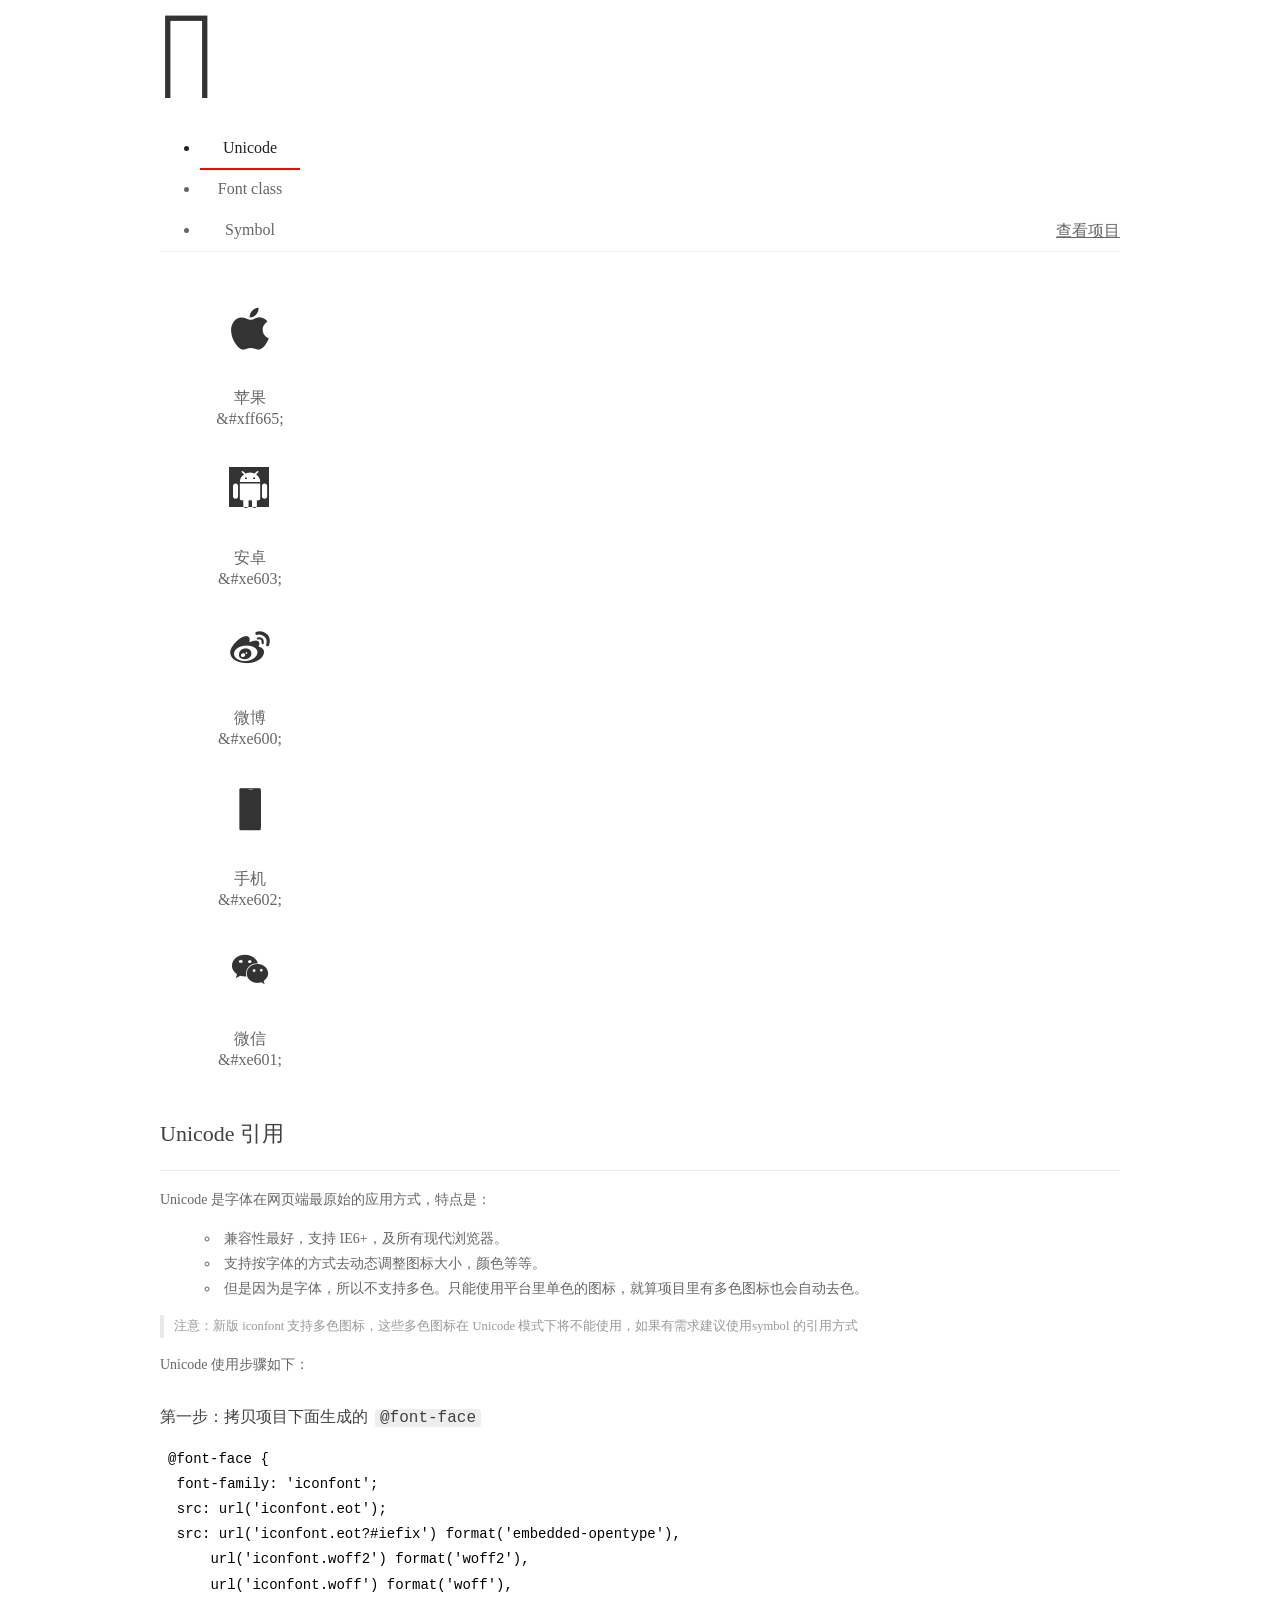
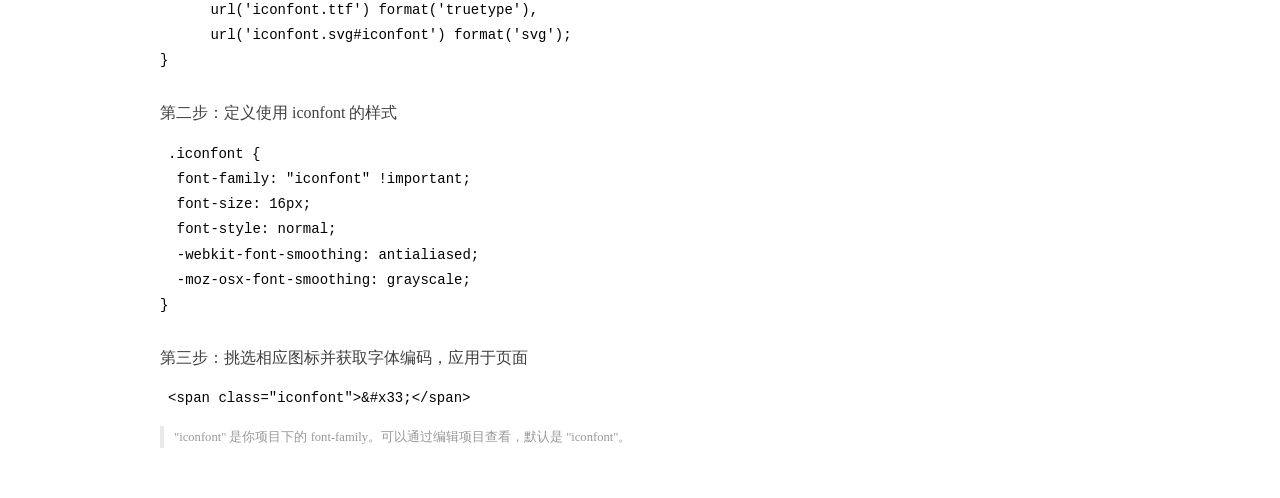
<file: 波奇网/font/demo_index.html>
<!DOCTYPE html>
<html>
<head>
  <meta charset="utf-8"/>
  <title>IconFont Demo</title>
  <link rel="shortcut icon" href="https://img.alicdn.com/tps/i4/TB1_oz6GVXXXXaFXpXXJDFnIXXX-64-64.ico" type="image/x-icon"/>
  <link rel="stylesheet" href="https://g.alicdn.com/thx/cube/1.3.2/cube.min.css">
  <link rel="stylesheet" href="demo.css">
  <link rel="stylesheet" href="iconfont.css">
  <script src="iconfont.js"></script>
  <!-- jQuery -->
  <script src="https://a1.alicdn.com/oss/uploads/2018/12/26/7bfddb60-08e8-11e9-9b04-53e73bb6408b.js"></script>
  <!-- 代码高亮 -->
  <script src="https://a1.alicdn.com/oss/uploads/2018/12/26/a3f714d0-08e6-11e9-8a15-ebf944d7534c.js"></script>
</head>
<body>
  <div class="main">
    <h1 class="logo"><a href="https://www.iconfont.cn/" title="iconfont 首页" target="_blank">&#xe86b;</a></h1>
    <div class="nav-tabs">
      <ul id="tabs" class="dib-box">
        <li class="dib active"><span>Unicode</span></li>
        <li class="dib"><span>Font class</span></li>
        <li class="dib"><span>Symbol</span></li>
      </ul>
      
      <a href="https://www.iconfont.cn/manage/index?manage_type=myprojects&projectId=2224133" target="_blank" class="nav-more">查看项目</a>
      
    </div>
    <div class="tab-container">
      <div class="content unicode" style="display: block;">
          <ul class="icon_lists dib-box">
          
            <li class="dib">
              <span class="icon iconfont">&#xff665;</span>
                <div class="name">苹果</div>
                <div class="code-name">&amp;#xff665;</div>
              </li>
          
            <li class="dib">
              <span class="icon iconfont">&#xe603;</span>
                <div class="name">安卓</div>
                <div class="code-name">&amp;#xe603;</div>
              </li>
          
            <li class="dib">
              <span class="icon iconfont">&#xe600;</span>
                <div class="name">微博</div>
                <div class="code-name">&amp;#xe600;</div>
              </li>
          
            <li class="dib">
              <span class="icon iconfont">&#xe602;</span>
                <div class="name">手机</div>
                <div class="code-name">&amp;#xe602;</div>
              </li>
          
            <li class="dib">
              <span class="icon iconfont">&#xe601;</span>
                <div class="name">微信</div>
                <div class="code-name">&amp;#xe601;</div>
              </li>
          
          </ul>
          <div class="article markdown">
          <h2 id="unicode-">Unicode 引用</h2>
          <hr>

          <p>Unicode 是字体在网页端最原始的应用方式，特点是：</p>
          <ul>
            <li>兼容性最好，支持 IE6+，及所有现代浏览器。</li>
            <li>支持按字体的方式去动态调整图标大小，颜色等等。</li>
            <li>但是因为是字体，所以不支持多色。只能使用平台里单色的图标，就算项目里有多色图标也会自动去色。</li>
          </ul>
          <blockquote>
            <p>注意：新版 iconfont 支持多色图标，这些多色图标在 Unicode 模式下将不能使用，如果有需求建议使用symbol 的引用方式</p>
          </blockquote>
          <p>Unicode 使用步骤如下：</p>
          <h3 id="-font-face">第一步：拷贝项目下面生成的 <code>@font-face</code></h3>
<pre><code class="language-css"
>@font-face {
  font-family: 'iconfont';
  src: url('iconfont.eot');
  src: url('iconfont.eot?#iefix') format('embedded-opentype'),
      url('iconfont.woff2') format('woff2'),
      url('iconfont.woff') format('woff'),
      url('iconfont.ttf') format('truetype'),
      url('iconfont.svg#iconfont') format('svg');
}
</code></pre>
          <h3 id="-iconfont-">第二步：定义使用 iconfont 的样式</h3>
<pre><code class="language-css"
>.iconfont {
  font-family: "iconfont" !important;
  font-size: 16px;
  font-style: normal;
  -webkit-font-smoothing: antialiased;
  -moz-osx-font-smoothing: grayscale;
}
</code></pre>
          <h3 id="-">第三步：挑选相应图标并获取字体编码，应用于页面</h3>
<pre>
<code class="language-html"
>&lt;span class="iconfont"&gt;&amp;#x33;&lt;/span&gt;
</code></pre>
          <blockquote>
            <p>"iconfont" 是你项目下的 font-family。可以通过编辑项目查看，默认是 "iconfont"。</p>
          </blockquote>
          </div>
      </div>
      <div class="content font-class">
        <ul class="icon_lists dib-box">
          
          <li class="dib">
            <span class="icon iconfont icon-pingguo"></span>
            <div class="name">
              苹果
            </div>
            <div class="code-name">.icon-pingguo
            </div>
          </li>
          
          <li class="dib">
            <span class="icon iconfont icon-anzhuo-copy"></span>
            <div class="name">
              安卓
            </div>
            <div class="code-name">.icon-anzhuo-copy
            </div>
          </li>
          
          <li class="dib">
            <span class="icon iconfont icon-unie61d"></span>
            <div class="name">
              微博
            </div>
            <div class="code-name">.icon-unie61d
            </div>
          </li>
          
          <li class="dib">
            <span class="icon iconfont icon-shouji"></span>
            <div class="name">
              手机
            </div>
            <div class="code-name">.icon-shouji
            </div>
          </li>
          
          <li class="dib">
            <span class="icon iconfont icon-weixin"></span>
            <div class="name">
              微信
            </div>
            <div class="code-name">.icon-weixin
            </div>
          </li>
          
        </ul>
        <div class="article markdown">
        <h2 id="font-class-">font-class 引用</h2>
        <hr>

        <p>font-class 是 Unicode 使用方式的一种变种，主要是解决 Unicode 书写不直观，语意不明确的问题。</p>
        <p>与 Unicode 使用方式相比，具有如下特点：</p>
        <ul>
          <li>兼容性良好，支持 IE8+，及所有现代浏览器。</li>
          <li>相比于 Unicode 语意明确，书写更直观。可以很容易分辨这个 icon 是什么。</li>
          <li>因为使用 class 来定义图标，所以当要替换图标时，只需要修改 class 里面的 Unicode 引用。</li>
          <li>不过因为本质上还是使用的字体，所以多色图标还是不支持的。</li>
        </ul>
        <p>使用步骤如下：</p>
        <h3 id="-fontclass-">第一步：引入项目下面生成的 fontclass 代码：</h3>
<pre><code class="language-html">&lt;link rel="stylesheet" href="./iconfont.css"&gt;
</code></pre>
        <h3 id="-">第二步：挑选相应图标并获取类名，应用于页面：</h3>
<pre><code class="language-html">&lt;span class="iconfont icon-xxx"&gt;&lt;/span&gt;
</code></pre>
        <blockquote>
          <p>"
            iconfont" 是你项目下的 font-family。可以通过编辑项目查看，默认是 "iconfont"。</p>
        </blockquote>
      </div>
      </div>
      <div class="content symbol">
          <ul class="icon_lists dib-box">
          
            <li class="dib">
                <svg class="icon svg-icon" aria-hidden="true">
                  <use xlink:href="#icon-pingguo"></use>
                </svg>
                <div class="name">苹果</div>
                <div class="code-name">#icon-pingguo</div>
            </li>
          
            <li class="dib">
                <svg class="icon svg-icon" aria-hidden="true">
                  <use xlink:href="#icon-anzhuo-copy"></use>
                </svg>
                <div class="name">安卓</div>
                <div class="code-name">#icon-anzhuo-copy</div>
            </li>
          
            <li class="dib">
                <svg class="icon svg-icon" aria-hidden="true">
                  <use xlink:href="#icon-unie61d"></use>
                </svg>
                <div class="name">微博</div>
                <div class="code-name">#icon-unie61d</div>
            </li>
          
            <li class="dib">
                <svg class="icon svg-icon" aria-hidden="true">
                  <use xlink:href="#icon-shouji"></use>
                </svg>
                <div class="name">手机</div>
                <div class="code-name">#icon-shouji</div>
            </li>
          
            <li class="dib">
                <svg class="icon svg-icon" aria-hidden="true">
                  <use xlink:href="#icon-weixin"></use>
                </svg>
                <div class="name">微信</div>
                <div class="code-name">#icon-weixin</div>
            </li>
          
          </ul>
          <div class="article markdown">
          <h2 id="symbol-">Symbol 引用</h2>
          <hr>

          <p>这是一种全新的使用方式，应该说这才是未来的主流，也是平台目前推荐的用法。相关介绍可以参考这篇<a href="">文章</a>
            这种用法其实是做了一个 SVG 的集合，与另外两种相比具有如下特点：</p>
          <ul>
            <li>支持多色图标了，不再受单色限制。</li>
            <li>通过一些技巧，支持像字体那样，通过 <code>font-size</code>, <code>color</code> 来调整样式。</li>
            <li>兼容性较差，支持 IE9+，及现代浏览器。</li>
            <li>浏览器渲染 SVG 的性能一般，还不如 png。</li>
          </ul>
          <p>使用步骤如下：</p>
          <h3 id="-symbol-">第一步：引入项目下面生成的 symbol 代码：</h3>
<pre><code class="language-html">&lt;script src="./iconfont.js"&gt;&lt;/script&gt;
</code></pre>
          <h3 id="-css-">第二步：加入通用 CSS 代码（引入一次就行）：</h3>
<pre><code class="language-html">&lt;style&gt;
.icon {
  width: 1em;
  height: 1em;
  vertical-align: -0.15em;
  fill: currentColor;
  overflow: hidden;
}
&lt;/style&gt;
</code></pre>
          <h3 id="-">第三步：挑选相应图标并获取类名，应用于页面：</h3>
<pre><code class="language-html">&lt;svg class="icon" aria-hidden="true"&gt;
  &lt;use xlink:href="#icon-xxx"&gt;&lt;/use&gt;
&lt;/svg&gt;
</code></pre>
          </div>
      </div>

    </div>
  </div>
  <script>
  $(document).ready(function () {
      $('.tab-container .content:first').show()

      $('#tabs li').click(function (e) {
        var tabContent = $('.tab-container .content')
        var index = $(this).index()

        if ($(this).hasClass('active')) {
          return
        } else {
          $('#tabs li').removeClass('active')
          $(this).addClass('active')

          tabContent.hide().eq(index).fadeIn()
        }
      })
    })
  </script>
</body>
</html>
</file>
<file: 波奇网/font/demo.css>
/* Logo 字体 */
@font-face {
  font-family: "iconfont logo";
  src: url('https://at.alicdn.com/t/font_985780_km7mi63cihi.eot?t=1545807318834');
  src: url('https://at.alicdn.com/t/font_985780_km7mi63cihi.eot?t=1545807318834#iefix') format('embedded-opentype'),
    url('https://at.alicdn.com/t/font_985780_km7mi63cihi.woff?t=1545807318834') format('woff'),
    url('https://at.alicdn.com/t/font_985780_km7mi63cihi.ttf?t=1545807318834') format('truetype'),
    url('https://at.alicdn.com/t/font_985780_km7mi63cihi.svg?t=1545807318834#iconfont') format('svg');
}

.logo {
  font-family: "iconfont logo";
  font-size: 160px;
  font-style: normal;
  -webkit-font-smoothing: antialiased;
  -moz-osx-font-smoothing: grayscale;
}

/* tabs */
.nav-tabs {
  position: relative;
}

.nav-tabs .nav-more {
  position: absolute;
  right: 0;
  bottom: 0;
  height: 42px;
  line-height: 42px;
  color: #666;
}

#tabs {
  border-bottom: 1px solid #eee;
}

#tabs li {
  cursor: pointer;
  width: 100px;
  height: 40px;
  line-height: 40px;
  text-align: center;
  font-size: 16px;
  border-bottom: 2px solid transparent;
  position: relative;
  z-index: 1;
  margin-bottom: -1px;
  color: #666;
}


#tabs .active {
  border-bottom-color: #f00;
  color: #222;
}

.tab-container .content {
  display: none;
}

/* 页面布局 */
.main {
  padding: 30px 100px;
  width: 960px;
  margin: 0 auto;
}

.main .logo {
  color: #333;
  text-align: left;
  margin-bottom: 30px;
  line-height: 1;
  height: 110px;
  margin-top: -50px;
  overflow: hidden;
  *zoom: 1;
}

.main .logo a {
  font-size: 160px;
  color: #333;
}

.helps {
  margin-top: 40px;
}

.helps pre {
  padding: 20px;
  margin: 10px 0;
  border: solid 1px #e7e1cd;
  background-color: #fffdef;
  overflow: auto;
}

.icon_lists {
  width: 100% !important;
  overflow: hidden;
  *zoom: 1;
}

.icon_lists li {
  width: 100px;
  margin-bottom: 10px;
  margin-right: 20px;
  text-align: center;
  list-style: none !important;
  cursor: default;
}

.icon_lists li .code-name {
  line-height: 1.2;
}

.icon_lists .icon {
  display: block;
  height: 100px;
  line-height: 100px;
  font-size: 42px;
  margin: 10px auto;
  color: #333;
  -webkit-transition: font-size 0.25s linear, width 0.25s linear;
  -moz-transition: font-size 0.25s linear, width 0.25s linear;
  transition: font-size 0.25s linear, width 0.25s linear;
}

.icon_lists .icon:hover {
  font-size: 100px;
}

.icon_lists .svg-icon {
  /* 通过设置 font-size 来改变图标大小 */
  width: 1em;
  /* 图标和文字相邻时，垂直对齐 */
  vertical-align: -0.15em;
  /* 通过设置 color 来改变 SVG 的颜色/fill */
  fill: currentColor;
  /* path 和 stroke 溢出 viewBox 部分在 IE 下会显示
      normalize.css 中也包含这行 */
  overflow: hidden;
}

.icon_lists li .name,
.icon_lists li .code-name {
  color: #666;
}

/* markdown 样式 */
.markdown {
  color: #666;
  font-size: 14px;
  line-height: 1.8;
}

.highlight {
  line-height: 1.5;
}

.markdown img {
  vertical-align: middle;
  max-width: 100%;
}

.markdown h1 {
  color: #404040;
  font-weight: 500;
  line-height: 40px;
  margin-bottom: 24px;
}

.markdown h2,
.markdown h3,
.markdown h4,
.markdown h5,
.markdown h6 {
  color: #404040;
  margin: 1.6em 0 0.6em 0;
  font-weight: 500;
  clear: both;
}

.markdown h1 {
  font-size: 28px;
}

.markdown h2 {
  font-size: 22px;
}

.markdown h3 {
  font-size: 16px;
}

.markdown h4 {
  font-size: 14px;
}

.markdown h5 {
  font-size: 12px;
}

.markdown h6 {
  font-size: 12px;
}

.markdown hr {
  height: 1px;
  border: 0;
  background: #e9e9e9;
  margin: 16px 0;
  clear: both;
}

.markdown p {
  margin: 1em 0;
}

.markdown>p,
.markdown>blockquote,
.markdown>.highlight,
.markdown>ol,
.markdown>ul {
  width: 80%;
}

.markdown ul>li {
  list-style: circle;
}

.markdown>ul li,
.markdown blockquote ul>li {
  margin-left: 20px;
  padding-left: 4px;
}

.markdown>ul li p,
.markdown>ol li p {
  margin: 0.6em 0;
}

.markdown ol>li {
  list-style: decimal;
}

.markdown>ol li,
.markdown blockquote ol>li {
  margin-left: 20px;
  padding-left: 4px;
}

.markdown code {
  margin: 0 3px;
  padding: 0 5px;
  background: #eee;
  border-radius: 3px;
}

.markdown strong,
.markdown b {
  font-weight: 600;
}

.markdown>table {
  border-collapse: collapse;
  border-spacing: 0px;
  empty-cells: show;
  border: 1px solid #e9e9e9;
  width: 95%;
  margin-bottom: 24px;
}

.markdown>table th {
  white-space: nowrap;
  color: #333;
  font-weight: 600;
}

.markdown>table th,
.markdown>table td {
  border: 1px solid #e9e9e9;
  padding: 8px 16px;
  text-align: left;
}

.markdown>table th {
  background: #F7F7F7;
}

.markdown blockquote {
  font-size: 90%;
  color: #999;
  border-left: 4px solid #e9e9e9;
  padding-left: 0.8em;
  margin: 1em 0;
}

.markdown blockquote p {
  margin: 0;
}

.markdown .anchor {
  opacity: 0;
  transition: opacity 0.3s ease;
  margin-left: 8px;
}

.markdown .waiting {
  color: #ccc;
}

.markdown h1:hover .anchor,
.markdown h2:hover .anchor,
.markdown h3:hover .anchor,
.markdown h4:hover .anchor,
.markdown h5:hover .anchor,
.markdown h6:hover .anchor {
  opacity: 1;
  display: inline-block;
}

.markdown>br,
.markdown>p>br {
  clear: both;
}


.hljs {
  display: block;
  background: white;
  padding: 0.5em;
  color: #333333;
  overflow-x: auto;
}

.hljs-comment,
.hljs-meta {
  color: #969896;
}

.hljs-string,
.hljs-variable,
.hljs-template-variable,
.hljs-strong,
.hljs-emphasis,
.hljs-quote {
  color: #df5000;
}

.hljs-keyword,
.hljs-selector-tag,
.hljs-type {
  color: #a71d5d;
}

.hljs-literal,
.hljs-symbol,
.hljs-bullet,
.hljs-attribute {
  color: #0086b3;
}

.hljs-section,
.hljs-name {
  color: #63a35c;
}

.hljs-tag {
  color: #333333;
}

.hljs-title,
.hljs-attr,
.hljs-selector-id,
.hljs-selector-class,
.hljs-selector-attr,
.hljs-selector-pseudo {
  color: #795da3;
}

.hljs-addition {
  color: #55a532;
  background-color: #eaffea;
}

.hljs-deletion {
  color: #bd2c00;
  background-color: #ffecec;
}

.hljs-link {
  text-decoration: underline;
}

/* 代码高亮 */
/* PrismJS 1.15.0
https://prismjs.com/download.html#themes=prism&languages=markup+css+clike+javascript */
/**
 * prism.js default theme for JavaScript, CSS and HTML
 * Based on dabblet (http://dabblet.com)
 * @author Lea Verou
 */
code[class*="language-"],
pre[class*="language-"] {
  color: black;
  background: none;
  text-shadow: 0 1px white;
  font-family: Consolas, Monaco, 'Andale Mono', 'Ubuntu Mono', monospace;
  text-align: left;
  white-space: pre;
  word-spacing: normal;
  word-break: normal;
  word-wrap: normal;
  line-height: 1.5;

  -moz-tab-size: 4;
  -o-tab-size: 4;
  tab-size: 4;

  -webkit-hyphens: none;
  -moz-hyphens: none;
  -ms-hyphens: none;
  hyphens: none;
}

pre[class*="language-"]::-moz-selection,
pre[class*="language-"] ::-moz-selection,
code[class*="language-"]::-moz-selection,
code[class*="language-"] ::-moz-selection {
  text-shadow: none;
  background: #b3d4fc;
}

pre[class*="language-"]::selection,
pre[class*="language-"] ::selection,
code[class*="language-"]::selection,
code[class*="language-"] ::selection {
  text-shadow: none;
  background: #b3d4fc;
}

@media print {

  code[class*="language-"],
  pre[class*="language-"] {
    text-shadow: none;
  }
}

/* Code blocks */
pre[class*="language-"] {
  padding: 1em;
  margin: .5em 0;
  overflow: auto;
}

:not(pre)>code[class*="language-"],
pre[class*="language-"] {
  background: #f5f2f0;
}

/* Inline code */
:not(pre)>code[class*="language-"] {
  padding: .1em;
  border-radius: .3em;
  white-space: normal;
}

.token.comment,
.token.prolog,
.token.doctype,
.token.cdata {
  color: slategray;
}

.token.punctuation {
  color: #999;
}

.namespace {
  opacity: .7;
}

.token.property,
.token.tag,
.token.boolean,
.token.number,
.token.constant,
.token.symbol,
.token.deleted {
  color: #905;
}

.token.selector,
.token.attr-name,
.token.string,
.token.char,
.token.builtin,
.token.inserted {
  color: #690;
}

.token.operator,
.token.entity,
.token.url,
.language-css .token.string,
.style .token.string {
  color: #9a6e3a;
  background: hsla(0, 0%, 100%, .5);
}

.token.atrule,
.token.attr-value,
.token.keyword {
  color: #07a;
}

.token.function,
.token.class-name {
  color: #DD4A68;
}

.token.regex,
.token.important,
.token.variable {
  color: #e90;
}

.token.important,
.token.bold {
  font-weight: bold;
}

.token.italic {
  font-style: italic;
}

.token.entity {
  cursor: help;
}
</file>
<file: 波奇网/font/iconfont.css>
@font-face {font-family: "iconfont";
  src: url('iconfont.eot?t=1606186462372'); /* IE9 */
  src: url('iconfont.eot?t=1606186462372#iefix') format('embedded-opentype'), /* IE6-IE8 */
  url('[data-uri]') format('woff2'),
  url('iconfont.woff?t=1606186462372') format('woff'),
  url('iconfont.ttf?t=1606186462372') format('truetype'), /* chrome, firefox, opera, Safari, Android, iOS 4.2+ */
  url('iconfont.svg?t=1606186462372#iconfont') format('svg'); /* iOS 4.1- */
}

.iconfont {
  font-family: "iconfont" !important;
  font-size: 16px;
  font-style: normal;
  -webkit-font-smoothing: antialiased;
  -moz-osx-font-smoothing: grayscale;
}

.icon-pingguo:before {
  content: "\ff665";
}

.icon-anzhuo-copy:before {
  content: "\e603";
}

.icon-unie61d:before {
  content: "\e600";
}

.icon-shouji:before {
  content: "\e602";
}

.icon-weixin:before {
  content: "\e601";
}
</file>
